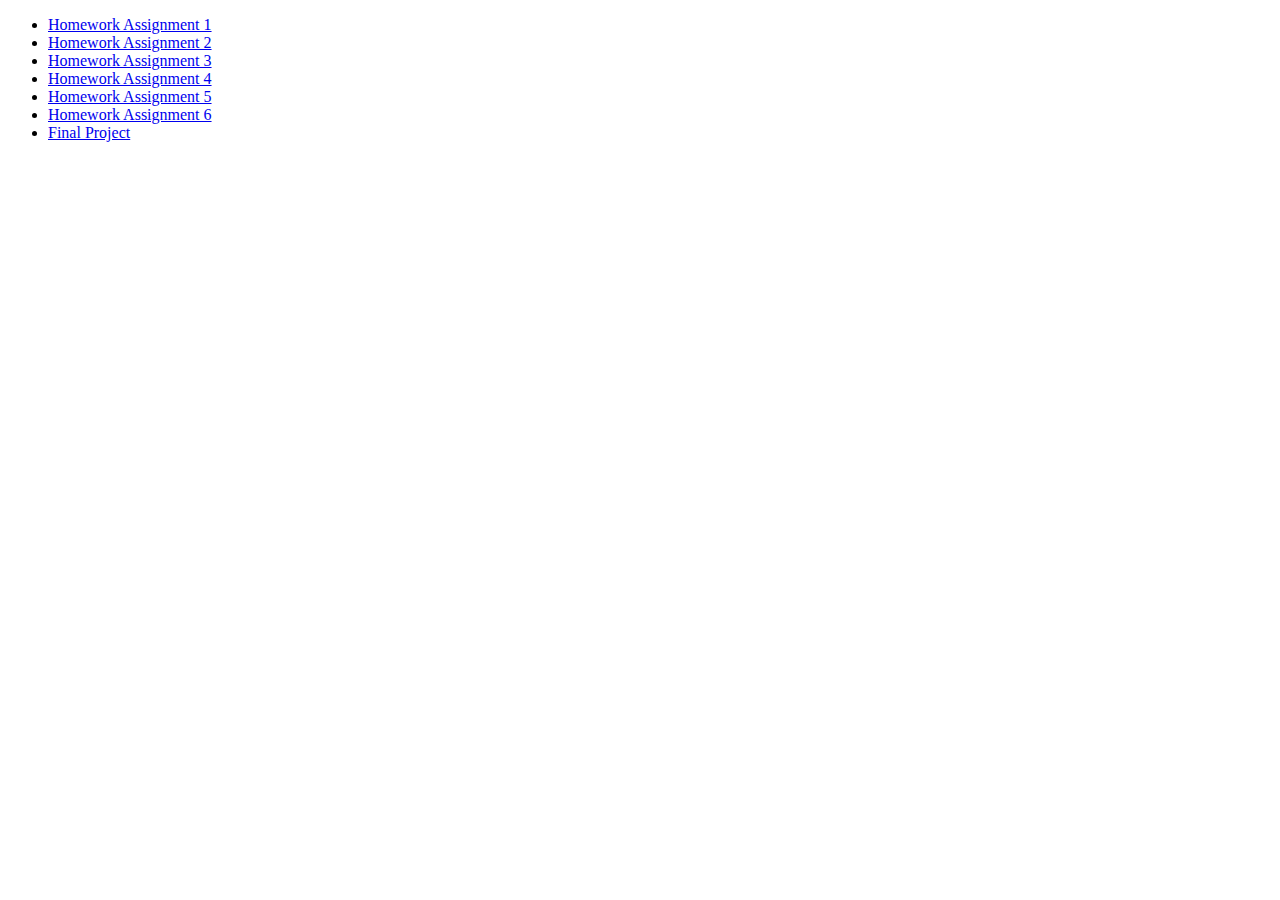
<file: index.html>
<!DOCTYPE html>
<html lang="en">
  <meta charset="UTF-8">
  <title>Page Title</title>
  
  <body>

    <ul>
      <li><a href="solution-hw1">Homework Assignment 1</a></li>
      <li><a href="solution-hw2">Homework Assignment 2</a></li>
      <li><a href="solution-hw3">Homework Assignment 3</a></li>
      <li><a href="solution-hw4">Homework Assignment 4</a></li>
      <li><a href="solution-hw5">Homework Assignment 5</a></li>
      <li><a href="solution-hw6">Homework Assignment 6</a></li>
      <li><a href="final-project">Final Project</a></li>
    </ul>

  </body>
</html>
</file>
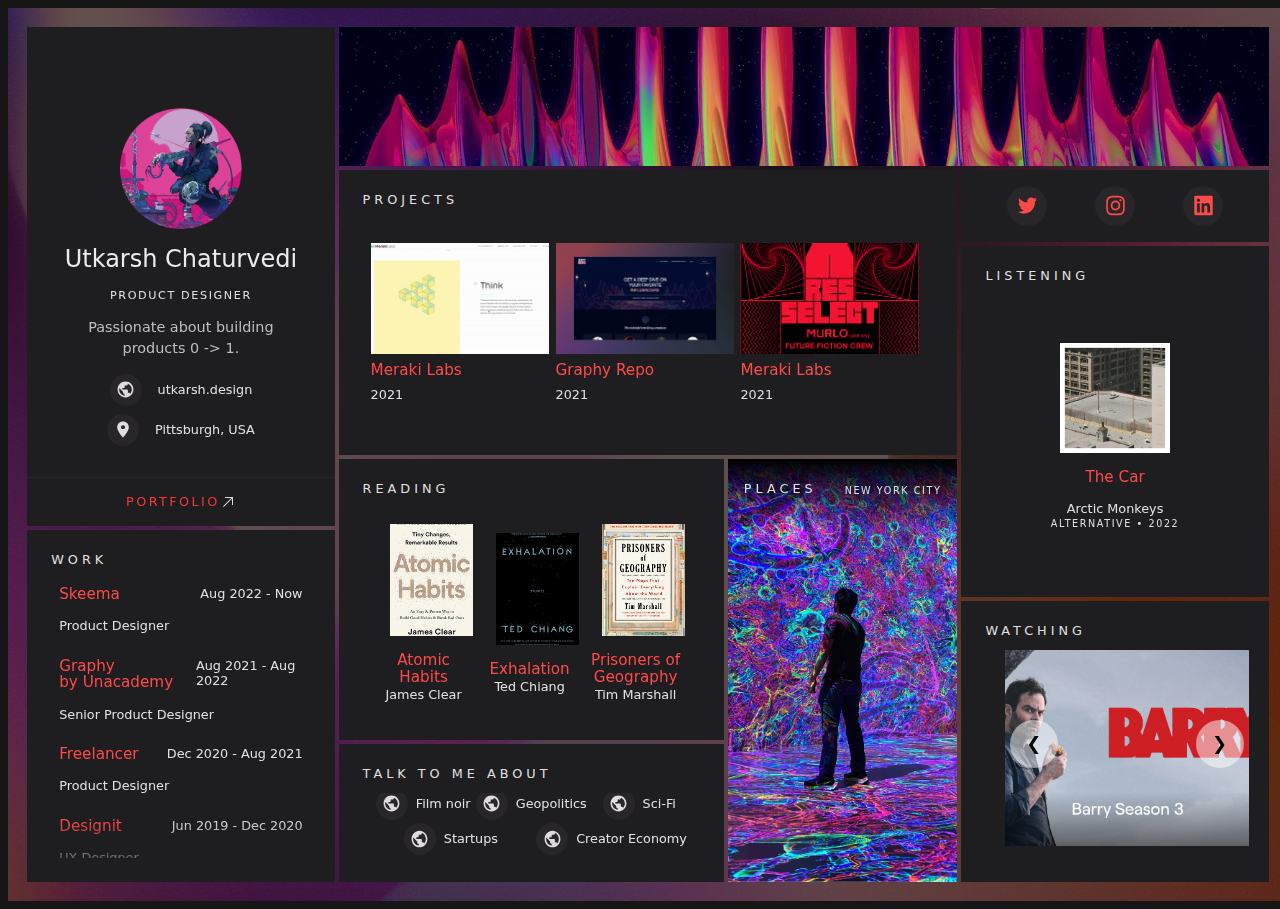
<file: final-project/index.html>
<!DOCTYPE html>

<head>
    <meta charset="utf-8">
    <title>Grid.me</title>
    <meta content="width=device-width, initial-scale=1" name="viewport">
    <link href="css/style.css" rel="stylesheet">
    <script src="js/script.js" defer></script>
</head>

<body>
    <div class="page-wrapper">
        <div class="grid-container">

            <!-- > Profile block -->
            <div id = "profile" class="block flex-justify-center">
                <div class="profile_img_wrapper"><img src="images/Img.png" alt=" profile picture" class="profile_img"></div>
                <div class="spacer-vertical _1-rem"></div>
                <h2>Utkarsh Chaturvedi</h2>
                <div class="spacer-vertical _1-rem"></div>
                <h6>product designer</h6>
                <div class="spacer-vertical _1-rem"></div>
                <p class="body-text center-align">Passionate about building products 0 -> 1.</p>
                <div class="spacer-vertical _1-rem"></div>
                <div class="profile-location">
                  <div class="row-item-small">
                    <div class="icon small"><img src="images/24px.svg" loading="lazy" alt="globe icon" class="image"></div>
                    <div class="spacer-horizontal _1rem"></div>
                    <div class="caption">utkarsh.design</div>
                  </div>
                  <div class="spacer-vertical _0-5-rem"></div>
                  <div class="row-item-small">
                    <div class="icon small"><img src="images/place_24px.svg" loading="lazy" alt="location icon" class="image"></div>
                    <div class="spacer-horizontal _1rem"></div>
                    <div class="caption">Pittsburgh, USA</div>
                  </div>
                </div>
                <a id="button-profile" href="https://www.utkarsh.design/" class="button" target="_blank">
                  <div class="button-label">Portfolio</div>
                  <img src="images/Arrow--up-right.svg" alt ="arrow icon" class="button-icon">
                  <div class="button-bg"></div>
                </a>
            </div>

            <!-- > Experience block -->
            <div id = "experience" class="block flex-justify-start">
                <div class="block-label">
                  <h5>work</h5>
                </div>
                <div class="spacer-vertical _1-rem"></div>
                <div class="card-gradient"></div>
                <div class="block-content">
                  <div class="work-item">
                    <div class="work-item-row1">
                      <div class="text-link">
                        <a href="https://www.skeema.com/" target="_blank" class="link">Skeema</a>
                      </div>
                      <div class="caption-mono">Aug 2022 - Now</div>
                    </div>
                    <div class="spacer-vertical _0-5-rem"></div>
                    <div class="caption">Product Designer</div>
                    <div class="spacer-vertical _1-5rem"></div>
                  </div>
                  <div class="work-item">
                    <div class="work-item-row1">
                      <div class="text-link">
                        <a href="http://graphy.com" target="_blank" class="link">Graphy by Unacademy</a>
                      </div>
                      <div class="caption-mono">Aug 2021 - Aug 2022</div>
                    </div>
                    <div class="spacer-vertical _0-5-rem"></div>
                    <div class="caption">Senior Product Designer</div>
                    <div class="spacer-vertical _1-5rem"></div>
                  </div>
                  <div class="work-item">
                    <div class="work-item-row1">
                      <div class="text-link">
                        <a href="http://utkarsh.design" target="_blank" class="link">Freelancer</a>
                      </div>
                      <div class="caption-mono">Dec 2020 - Aug 2021</div>
                    </div>
                    <div class="spacer-vertical _0-5-rem"></div>
                    <div class="caption">Product Designer</div>
                    <div class="spacer-vertical _1-5rem"></div>
                  </div>
                  <div class="work-item">
                    <div class="work-item-row1">
                      <div class="text-link">
                        <a href="https://www.designit.com/" target="_blank" class="link">Designit</a>
                      </div>
                      <div class="caption-mono">Jun 2019 - Dec 2020</div>
                    </div>
                    <div class="spacer-vertical _0-5-rem"></div>
                    <div class="caption">UX Designer</div>
                    <div class="spacer-vertical _1-5rem"></div>
                  </div>
                  <div class="work-item">
                    <div class="work-item-row1">
                      <div class="text-link">
                        <a href="http://quicksand.co.in/" target="_blank" class="link">Quicksand</a>
                      </div>
                      <div class="caption-mono">Mar 2018 - Mar 2019</div>
                    </div>
                    <div class="spacer-vertical _0-5-rem"></div>
                    <div class="caption">Designer</div>
                    <div class="spacer-vertical _1-5rem"></div>
                  </div>
                </div>
            </div>
            
            <!-- > Social links block -->
            <div id = "social" class="block low-padding">
                <div class="social-wrapper">
                  <a href="https://twitter.com/utkchat" class="social-link-block">
                    <div class="icon medium"><img src="images/twitter.svg" loading="lazy" alt="twitter icon" class="image">
                      <div class="red-icon-overlay"></div>
                    </div>
                  </a>
                  <a href="https://www.instagram.com/utkarshchaturvedi_/" class="social-link-block">
                    <div class="icon medium"><img src="images/.svg" loading="lazy" alt="instagram icon" class="image">
                      <div class="red-icon-overlay"></div>
                    </div>
                  </a>
                  <a href="https://www.linkedin.com/in/utkarsh-chat/" class="social-link-block">
                    <div class="icon medium"><img src="images/linkedin.svg" loading="lazy" alt="linkedin icon" class="image">
                      <div class="red-icon-overlay"></div>
                    </div>
                  </a>
                </div>
            </div>

            <!-- > Cover block -->
            <div id="coverpic" class="block cover">
            </div>

            <!-- > Projects block -->
            <div id = "projects" class="block">
                <div class="block-label">
                  <h5>projects</h5>
                </div>
                <div class="block-content flex-horizontal">
                  <div class="project-item">
                    <div class="project-img-wrapper"><img src="images/meraki.gif" loading="lazy" alt="" class="project-img">
                      <div class="project-img-block"></div>
                    </div>
                    <div class="spacer-vertical _0-5-rem"></div>
                    <div class="text-link">
                      <a href="https://www.utkarsh.design/project/meraki-labs" target="_blank" class="link">Meraki Labs</a>
                    </div>
                    <div class="caption-mono">2021</div>
                  </div>
                  <div class="project-item">
                    <div class="project-img-wrapper"><img src="images/Project1.png" loading="lazy" alt="" class="project-img">
                      <div class="project-img-block"></div>
                    </div>
                    <div class="spacer-vertical _0-5-rem"></div>
                    <div class="text-link">
                      <a href="http://graphy.com" target="_blank" class="link">Graphy Repo</a>
                    </div>
                    <div class="caption-mono">2021</div>
                  </div>
                  <div class="project-item">
                    <div class="project-img-wrapper"><img src="images/Eyemyth.png" loading="lazy" alt="" class="project-img">
                      <div class="project-img-block"></div>
                    </div>
                    <div class="spacer-vertical _0-5-rem"></div>
                    <div class="text-link">
                      <a href="https://www.utkarsh.design/project/eyemyth2019" target="_blank" class="link">Meraki Labs</a>
                    </div>
                    <div class="caption-mono">2021</div>
                  </div>
                </div>
            </div>

            <!-- > Topics block -->
            <div id="topics" class="block">
                <div class="block-label">
                  <h5>talk to me about</h5>
                </div>
                <div class="block-content">
                  <div class="topic-wrapper">
                    <div class="row-item-small">
                      <div class="icon small"><img src="images/24px.svg" loading="lazy" alt="" class="image"></div>
                      <div class="spacer-horizontal _0-5-rem"></div>
                      <div class="caption">Film noir</div>
                    </div>
                    <div class="row-item-small">
                      <div class="icon small"><img src="images/24px.svg" loading="lazy" alt="" class="image"></div>
                      <div class="spacer-horizontal _0-5-rem"></div>
                      <div class="caption">Geopolitics</div>
                    </div>
                    <div class="row-item-small">
                      <div class="icon small"><img src="images/24px.svg" loading="lazy" alt="" class="image"></div>
                      <div class="spacer-horizontal _0-5-rem"></div>
                      <div class="caption">Sci-Fi<br></div>
                    </div>
                  </div>
                  <div class="topic-wrapper">
                    <div class="row-item-small">
                      <div class="icon small"><img src="images/24px.svg" loading="lazy" alt="" class="image"></div>
                      <div class="spacer-horizontal _0-5-rem"></div>
                      <div class="caption">Startups</div>
                    </div>
                    <div class="row-item-small">
                      <div class="icon small"><img src="images/24px.svg" loading="lazy" alt="" class="image"></div>
                      <div class="spacer-horizontal _0-5-rem"></div>
                      <div class="caption">Creator Economy</div>
                    </div>
                  </div>
                </div>
            </div>

            <!-- > Reading block -->
            <div id = "reading" class="block">
                <div class="block-label">
                  <h5>READING</h5>
                </div>
                <div class="block-content flex-horizontal">
                  <div class="book-item">
                    <div class="books-img-wrapper">
                      <div class="books-img-block"><img src="images/image-8.png" loading="lazy" alt="" class="book-img"></div>
                    </div>
                    <div class="spacer-vertical _0-5-rem"></div>
                    <div class="text-link-center">
                      <a href="https://www.goodreads.com/book/show/40121378-atomic-habits" target="_blank" class="link">Atomic Habits</a>
                    </div>
                    <div class="caption">James Clear</div>
                  </div>
                  <div class="book-item">
                    <div class="books-img-wrapper">
                      <div class="books-img-block"><img src="images/image-9.png" loading="lazy" alt="" class="book-img"></div>
                    </div>
                    <div class="spacer-vertical _0-5-rem"></div>
                    <div class="text-link-center">
                      <a href="https://www.goodreads.com/book/show/41160292-exhalationm" target="_blank" class="link">Exhalation</a>
                    </div>
                    <div class="caption">Ted Chiang</div>
                  </div>
                  <div class="book-item">
                    <div class="books-img-wrapper">
                      <div class="books-img-block"><img src="images/image-10.png" loading="lazy" alt="" class="book-img"></div>
                    </div>
                    <div class="spacer-vertical _0-5-rem"></div>
                    <div class="text-link-center">
                      <a href="https://www.goodreads.com/book/show/25135194-prisoners-of-geography" target="_blank" class="link">Prisoners of Geography</a>
                    </div>
                    <div class="caption">Tim Marshall</div>
                  </div>
                </div>
            </div>

            <!-- > Places block -->
            <div id ="places" class="block places">
                <div class="block-label alpha">
                  <h5>PLACES</h5>
                  <div class="footnote">New York City</div>
                </div>
            </div>

            
            <!-- > Watching block -->
            <div id="watching" class="block">
              <div class="block-label">
                <h5>watching</h5>
              </div>             
              <div class="watching-wrapper">
                <!-- Slideshow container -->
                <div class="images-slideshow">
                  <div class="imageSlides fade">
                      <img class="img-film" src="images/film_barry.jpg" alt="Barry TV Series img">
                  </div>
                  <div class="imageSlides fade">
                      <img class="img-film" src="images/film_fantastic.jpg" alt="Fantastic Planets film img">
                  </div>
                  <div class="imageSlides fade">
                      <img class="img-film" src="images/film_mareofeasttown.jpg" alt="Mare of Easttown TV Series img">
                  </div>
                  <a class="slider-btn previous" onclick="setSlides(-1)">❮</a>
                  <a class="slider-btn next" onclick="setSlides(1)">❯</a>
                </div>
              </div>
            </div>

            <!-- > Listening block -->
            <div id = "listening" class="block">
                <div class="block-label">
                  <h5>listening</h5>
                </div>
                <div class="block-content flex-vertical">
                    <div class="listening-art">
                      <div class="listening-wrapper">
                        <div class="album_art"></div>
                      </div>
                    </div>
                    <div class="spacer-vertical _1-rem"></div>
                    <div class="text-link">
                      <a href="https://open.spotify.com/album/2GROf0WKoP5Er2M9RXVNNs" class="link">The Car</a>
                    </div>
                    <div class="spacer-vertical _0-5-rem"></div>
                    <div class="caption">Arctic Monkeys</div>
                    <div class="footnote">alternative • 2022</div>
                </div>
            </div>
            
        </div>
    </div>
</body>

</html>
</file>
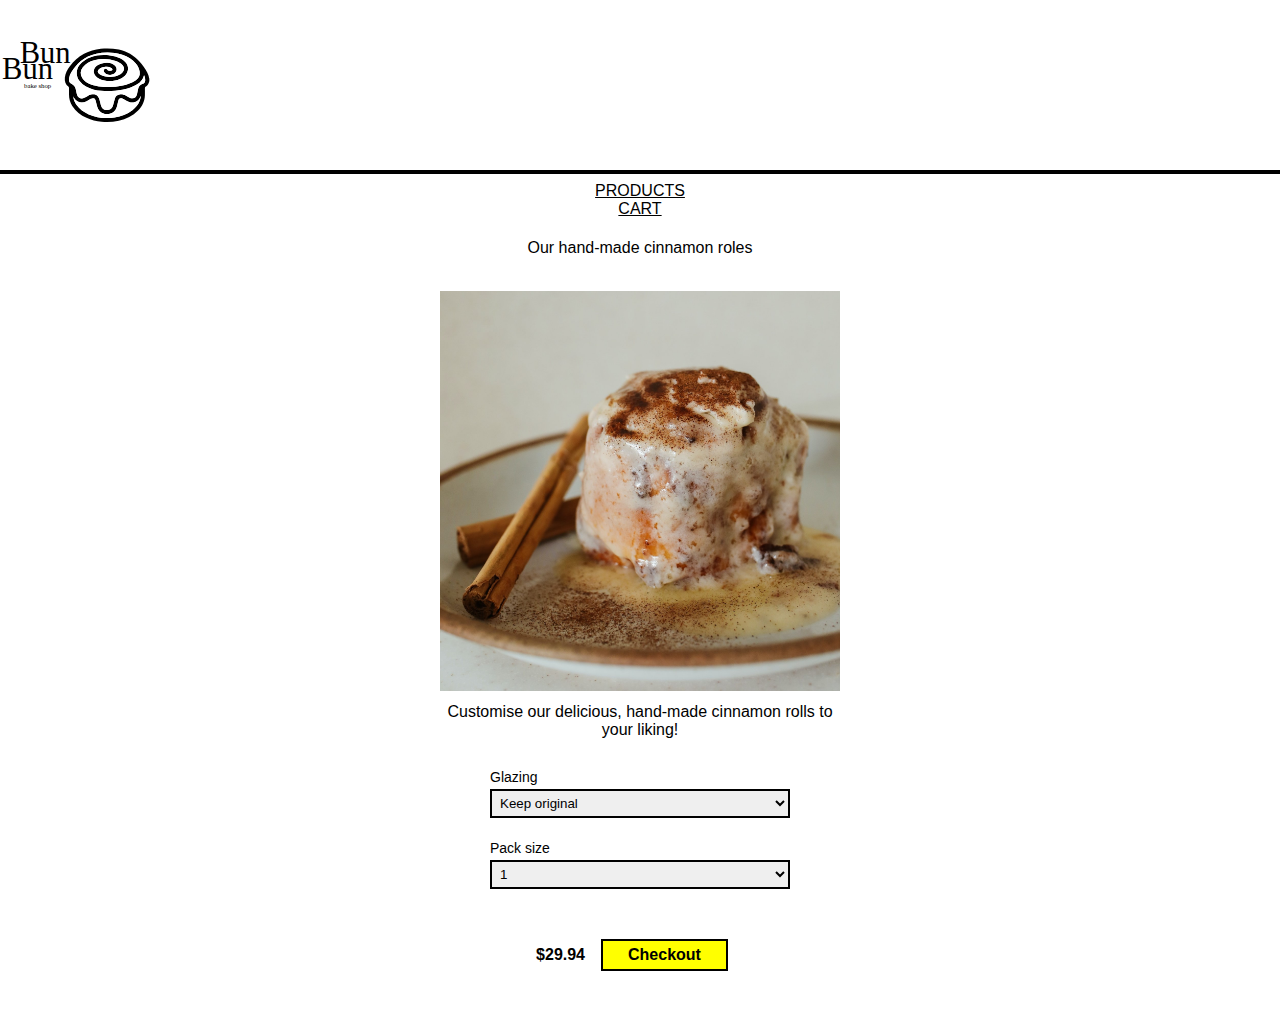
<file: solution-hw1/Productdetail.html>
<!DOCTYPE html>

<html>
    <head> <title>Product Detail</title>
        <link href="HW1.css" rel="stylesheet">
    </head>
  
    <body class="body">
        <div>  <!--BunBun Logo-->
            <img src="Assets/logo-01.svg" class="logo-nav" href="Index.html" alt="BunBun logo"/>
            <hr class="divider">
        </div>  
    
             
        <div class ="container"> 

            <div class="top-links">
                <a href="Index.html" class="h6-highlight">PRODUCTS</a><br>
                <a href="Cart.html" class="h6-highlight">CART</a>
            </div>
            
            <h4 class="h4"> Our hand-made cinnamon roles</h4>

            <div class="product-details-wrapper">
                <img src="Assets/original-cinnamon-roll.jpeg" alt="Original Cinnamon Roll" class="product-image-large"/>
                <p class="product-text">Customise our delicious, hand-made cinnamon rolls to your liking!</p>
                 
                
                <div class="dropdown-group"> 
                    <div class="dropdown"> <!--Dropdown 1 for Glazing-->
                        <p class="label">Glazing</p>
                        <select name="glazing" id="glazing" class="select">
                        <option value="original">Keep original</option>
                        <option value="sugar milk">Sugar milk</option>
                        <option value="vanilla milk">Vanilla milk</option>
                        <option value="double chocolate">Double chocolate</option>
                        </select>
                    </div> 
                    
                    <div class="dropdown"> <!--Dropdown 2 for Pack size-->
                        <p class="label">Pack size</p>
                        <select name="Pack Size" id="packsize" class="select">
                        <option value="1">1</option>
                        <option value="3">3</option>
                        <option value="6">6</option>
                        <option value="12">12</option>
                        </select>
                    </div>   

                </div>

            </div>

        </div>


        <div class="button-group-horizontal"> 
            <h4>$29.94</h4>
            <button class="button">Checkout</button>
        </div>


    
        
    </body>
</html>
</file>
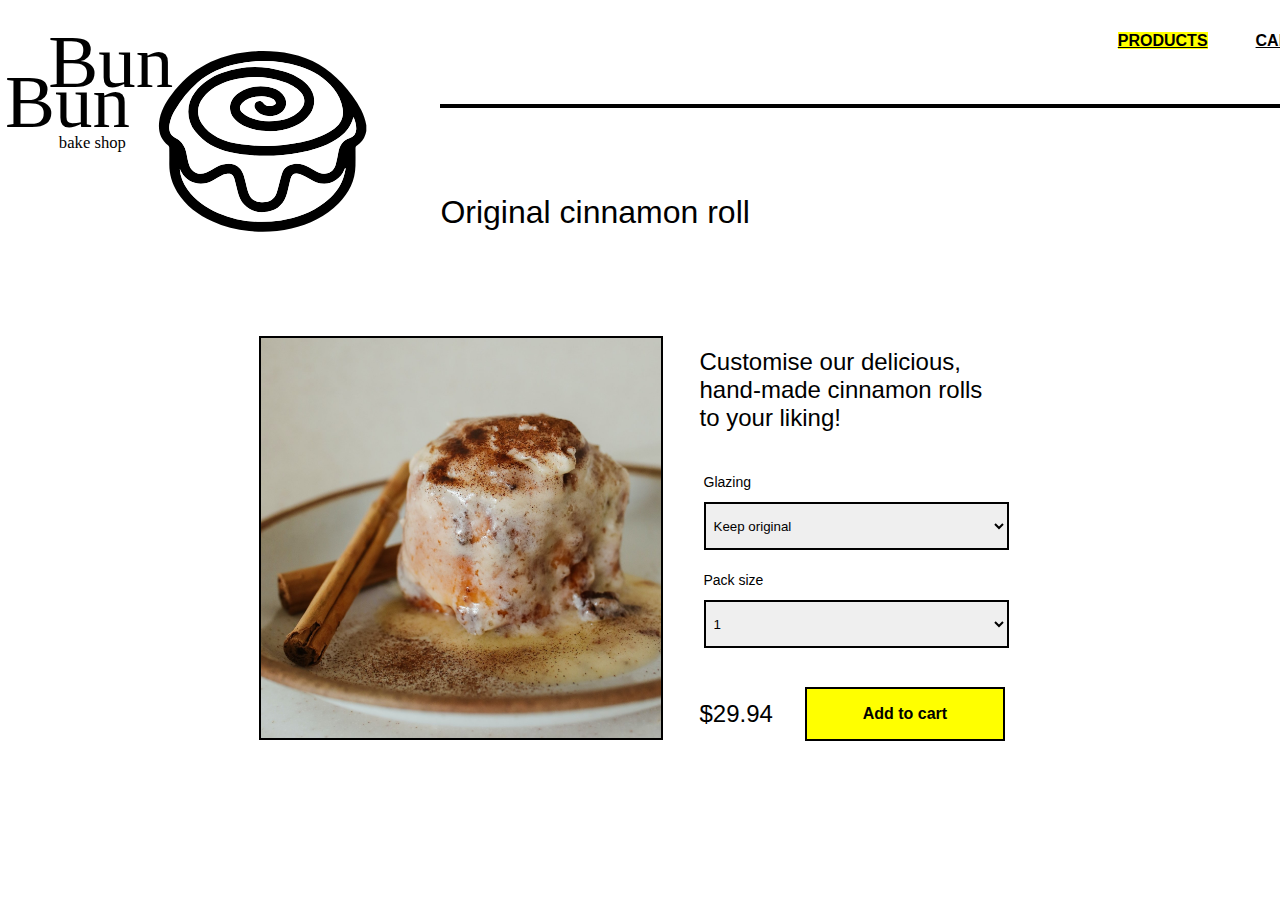
<file: solution-hw2/Productdetail.html>
<!DOCTYPE html>

<html>
    <head> <title>Product Detail</title>
        <link href="css/style.css" rel="stylesheet">
    </head>
  
    <body class="body">


        <div class="nav">
            <div class="nav-logo">  <!--BunBun Logo-->
                <a href="index.html">
                    <img src="Assets/logo-01.svg" class="logo-img"  alt="BunBun logo"/>
                </a>
            </div>

            <div class="nav-text">
            <div class="top-links">
                <a href="Index.html" class="h6-highlight"><mark>PRODUCTS</mark></a><br>
                <a href="Cart.html" class="h6-highlight">CART</a>
            </div>

            <div class="divider"></div>

            <div class="title-wrapper">
                <h1 class="h1"> Original cinnamon roll</h1>
            </div>
            </div>
            
        </div>
             
        <div class ="container"> 

            <div class="product-details-wrapper">
                <img src="Assets/original-cinnamon-roll.jpeg" alt="Original Cinnamon Roll" class="product-image-large"/>
                
                <div class = "product-input-wrapper">
                    <h3 class="h3">Customise our delicious, hand-made cinnamon rolls to your liking!</h3>

                    <div class="dropdown-group"> 
                        <div class="dropdown"> <!--Dropdown 1 for Glazing-->
                            <p class="label">Glazing</p>
                            <select name="glazing" id="glazing" class="select">
                            <option value="original">Keep original</option>
                            <option value="sugar milk">Sugar milk</option>
                            <option value="vanilla milk">Vanilla milk</option>
                            <option value="double chocolate">Double chocolate</option>
                            </select>
                        </div> 
                        
                        <div class="dropdown"> <!--Dropdown 2 for Pack size-->
                            <p class="label">Pack size</p>
                            <select name="Pack Size" id="packsize" class="select">
                            <option value="1">1</option>
                            <option value="3">3</option>
                            <option value="6">6</option>
                            <option value="12">12</option>
                            </select>
                        </div>   
                    </div>

                    <div class="button-group-horizontal"> 
                        <h3 class="h3">$29.94</h3>
                        <button class="button">Add to cart</button>
                    </div>

                </div>
                
            </div>

        </div>


    
        
    </body>
</html>
</file>
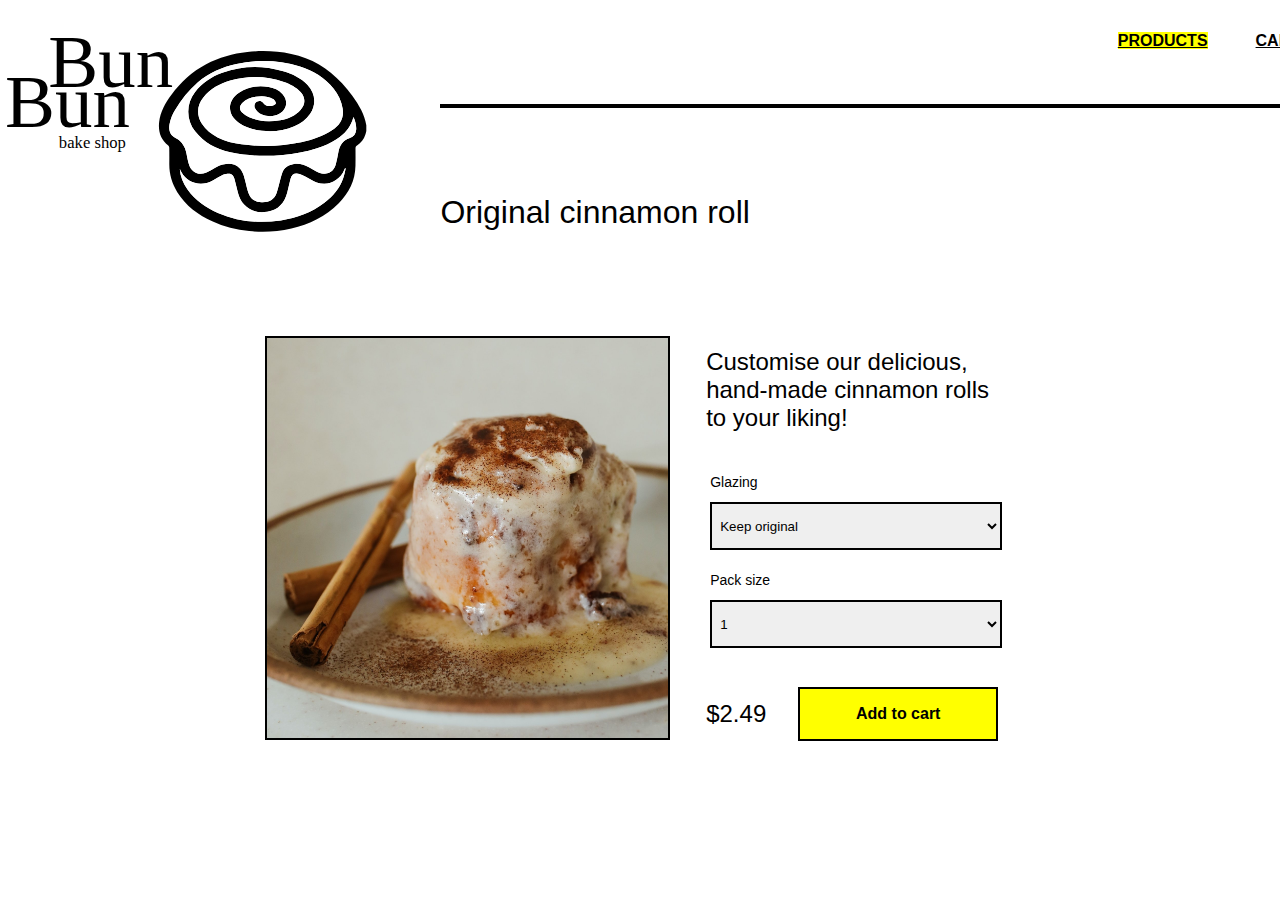
<file: solution-hw3/Productdetail.html>
<!DOCTYPE html>

<html>
    <head> <title>Product Detail</title>
        <link href="css/style.css" rel="stylesheet">
        <script src="script.js" defer></script>
    </head> 
  
    <body class="body">


        <div class="nav">
            <div class="nav-logo">  <!--BunBun Logo-->
                <a href="index.html">
                    <img src="Assets/logo-01.svg" class="logo-img"  alt="BunBun logo"/>
                </a>
            </div>

            <div class="nav-text">
            <div class="top-links">
                <a href="Index.html" class="h6-highlight"><mark>PRODUCTS</mark></a><br>
                <a href="Cart.html" class="h6-highlight">CART</a>
            </div>

            <div class="divider"></div>

            <div class="title-wrapper">
                <h1 class="h1"> Original cinnamon roll</h1>
            </div>
            </div>
            
        </div>
             
        <div class ="container"> 

            <div class="product-details-wrapper">
                <img src="Assets/original-cinnamon-roll.jpeg" alt="Original Cinnamon Roll" class="product-image-large"/>
                
                <div class = "product-input-wrapper">
                    <h3 class="h3">Customise our delicious, hand-made cinnamon rolls to your liking!</h3>

                    <div class="dropdown-group"> 
                        <div class="dropdown"> <!--Dropdown 1 for Glazing-->
                            <p class="label">Glazing</p>
                            <select name="glazing" id="glazing" class="select" onchange="priceUpdate()">
                            </select>
                        </div> 
                        
                        <div class="dropdown"> <!--Dropdown 2 for Pack size-->
                            <p class="label">Pack size</p>
                            <select name="Pack Size" id="packsize" class="select" onchange="priceUpdate()">
                            </select>
                        </div>   
                    </div>

                    <div class="button-group-horizontal"> 
                        <h3 class="h3" id="price">$2.49</h3>
                        <button class="button">Add to cart</button>
                    </div>

                </div>
                
            </div>

        </div>

        
    </body>
</html>
</file>
<file: final-project/css/style.css>
/* Style guide - headers, body, text, links */

body {
  font-family: system-ui, -apple-system, BlinkMacSystemFont, 'Segoe UI', Roboto, Oxygen, Ubuntu, Cantarell, 'Fira Sans', 'Droid Sans', 'Helvetica Neue', sans-serif;
  color: #e1e1e1;
  font-size: 1vw;
  line-height: 1.2vw;
  font-weight: 300;
  background-color: #161616;
  width: 100vw;
}

h1 {
  color: #ebebeb;
  font-size: 2.2rem;
  line-height: 1.1;
  font-weight: 400;
  margin-top: 0px;
  margin-bottom: 0px;
}

h2 {
  color: #ebebeb;
  font-size: 1.5rem;
  text-align: center;
  line-height: 1.2;
  font-weight: 400;
  margin-top: 0px;
  margin-bottom: 0px;
}

h3 {
  color: #ebebeb;
  font-size: 1.2rem;
  line-height: 1.2;
  font-weight: 400;
  margin-top: 0px;
  margin-bottom: 0px;
}

h4 {
  font-size: 1.1rem;
  line-height: 1.2;
  font-weight: 400;
  letter-spacing: 0.2rem;
  text-transform: uppercase;
  margin-top: 0px;
  margin-bottom: 0px;
}

h5 {
  font-size: 0.8rem;
  line-height: 100%;
  margin-top: 0px;
  margin-bottom: 0px;
  font-weight: 400;
  letter-spacing: 0.25rem;
  text-transform: uppercase;
}

h6 {
  font-size: 0.7rem;
  line-height: 100%;
  margin-top: 0px;
  margin-bottom: 0px;
  font-weight: 400;
  letter-spacing: 0.1rem;
  text-transform: uppercase;
}

p {
  color: #bebebe;
  font-size: 1rem;
  line-height: 1.4;
  font-weight: 300;
  margin-top: 0px;
  margin-bottom: 0px;
}

label {
  display: block;
  margin-bottom: 5px;
  font-weight: bold;
}

a {
  padding-bottom: 0.1rem;
  font-size: 0.95rem;
  line-height: 110%;
  text-decoration: none;
  display: flex;
  color: #ff4a4a;
  font-weight: 400;
  transition: 0.4s cubic-bezier(0.075, 0.82, 0.165, 1);
}

.text-link{
  padding-bottom: 6px;
}

a:hover{
  text-decoration: underline;
  transition: 0.5s;
}

.button {
  position: absolute;
  left: 0%;
  top: auto;
  right: 0%;
  bottom: 0%;
  display: flex;
  height: 3rem;
  padding-right: 1rem;
  padding-bottom: 0rem;
  padding-left: 1rem;
  justify-content: center;
  align-items: center;
  border-top: 1px solid #292629;
  font-size: 0.8rem;
  z-index: 2;
  font-size: 0.8rem;
  letter-spacing: 0.15rem;
  text-transform: uppercase;
  color: #fb3535;
}


.button-icon {
  position: relative;
  z-index: 2;
  width: 1rem;
  opacity:0.85;
}

.button:hover {
  background-color:#a13232;
  transition: 0.5s;
  font-size: 0.8rem;
  letter-spacing: 0.15rem;
  color: #f8f5f5 ;
}


.center-align {
  text-align: center;
}

.body-text.center-align {
  font-size: 0.9rem;
}

.caption {
  font-size: 0.8rem;
}

.wt_medium {
  color: #ebebeb;
  font-weight: 500;
}

.caption-mono {
  font-size: 0.8rem;
}

/* Spacer variants*/
.spacer-vertical {
  width: 100%;
}

.spacer-vertical._1-rem {
  height: 1rem;
}

.spacer-vertical._0-5-rem {
  height: 0.5rem;
}

.spacer-vertical._2-rem {
  height: 2rem;
}

.spacer-vertical._1-5rem {
  height: 1.5rem;
}

.spacer-horizontal {
  height: 100%;
}

.spacer-horizontal._1rem {
  width: 1rem;
}

.spacer-horizontal._0-5-rem {
  width: 0.5rem;
}

/* Page containers */

.page-wrapper {
  width: 100%;
  background-color: #161616;
}

/* Grid on desktop viewport*/
.grid-container {
  display: grid;
  grid-template-columns: repeat(16, 1fr);
  grid-template-rows: repeat(12, 1fr);
  grid-gap: 0.25rem;
  grid-template-areas: 
    "profile profile profile profile coverpic coverpic coverpic coverpic coverpic coverpic coverpic coverpic coverpic coverpic coverpic coverpic"
    "profile profile profile profile coverpic coverpic coverpic coverpic coverpic coverpic coverpic coverpic coverpic coverpic coverpic coverpic"
    "profile profile profile profile projects projects projects projects projects projects projects projects social social social social"
    "profile profile profile profile projects projects projects projects projects projects projects projects listening listening listening listening"
    "profile profile profile profile projects projects projects projects projects projects projects projects listening listening listening listening"
    "profile profile profile profile projects projects projects projects projects projects projects projects listening listening listening listening"
    "profile profile profile profile reading reading reading reading reading places places places listening listening listening listening"
    "experience experience experience experience reading reading reading reading reading places places places listening listening listening listening"
    "experience experience experience experience reading reading reading reading reading places places places watching watching watching watching"
    "experience experience experience experience reading reading reading reading reading places places places watching watching watching watching"
    "experience experience experience experience topics topics topics topics topics places places places watching watching watching watching"
    "experience experience experience experience topics topics topics topics topics places places places watching watching watching watching";
  width: 97%;
  height: 97%;
  padding: 1.5%;
  background-size: auto, auto;
  background-position: 0px 0px, 0px 0px;
  background-image: linear-gradient(45deg, rgba(0, 0, 0, 0.15), rgba(0, 0, 0, 0.15)), url('../images/BG-LiquidGradient.png');
  background-position: 0px 0px, 0px 0px;
  background-size: auto, auto;
  margin-left: auto;
  margin-right: auto;
  height: 95vh;
}



/* Block styled variants*/

.block {
  position: relative;
  display: flex;
  padding: 1.5rem 2rem;
  flex-direction: column;
  background-color: #1e1d1f;
  /* margin:0.25rem; */
}

.block.flex-justify-center {
  display: flex;
  align-items: center;
  justify-content: center;
  align-content: center;
}

.block.flex-justify-start {
  overflow: hidden;
}

.block.cover {
  background-image: url('../images/Cover-photo.png');
  background-position: 50% 50%;
  background-size: cover;
}

.block.low-padding {
  padding-top: 1rem;
  padding-bottom: 1rem;
  justify-content: center;
}

.profile_img_wrapper {
  display: flex;
  width: 50%;
  padding-right: 2.6rem;
  padding-left: 2.6rem;
  justify-content: center;
  align-items: flex-end;
}

.profile_img {
  width: 100%;
}

.row-item-small {
  display: flex;
  width: 100%;
  align-items: center;
  justify-content: center;
}

.icon {
  width: 2rem;
  height: 2rem;
  border-radius: 100%;
}

.icon.small {
  display: flex;
  justify-content: center;
  align-items: center;
  background-color: #292629; 
}

.icon.medium {
  position: relative;
  display: flex;
  width: 2.5rem;
  height: 2.5rem;
  justify-content: center;
  align-items: center;
  background-color: #292629;
}




.subdued {
  color: #999898;
}

.flex-justify-start {
  display: flex;
}

.work-item {
  position: relative;
}



.work-item-row1 {
  display: flex;
  justify-content: space-between;
}

.block-label {
  position: absolute;
  left: 0%;
  top: 0%;
  right: 0%;
  bottom: auto;
  z-index: 2;
  padding: 1.5rem 1.5rem 0.75rem;
  background-color: #1e1d1f;
}

.card-gradient {
  position: absolute;
  left: 0%;
  top: auto;
  right: 0%;
  bottom: 0%;
  z-index: 1;
  height: 4rem;
  background-image: linear-gradient(180deg, rgba(30, 29, 31, 0.01), #1e1d1f);
}

.block-content {
  position: static;
  overflow: scroll;
  width: 100%;
  margin-top: 1.25rem;
}

.block-content.flex-horizontal {
  height: 100%;
  align-items: center;
}

.block-content.flex-horizontal.no-margin {
  margin-top: 0rem;
}

.block-content.flex-vertical {
  display: flex;
  height: 100%;
  margin-top: 0rem;
  padding-top: 2rem;
  flex-direction: column;
  justify-content: center;
  align-items: center;
}

.flex-horizontal {
  display: flex;
}

.project-item {
  display: flex;
  width: 33%;
  margin-right: 0.5em;
  flex-direction: column;
  align-items: flex-start;
}

.project-img {
  position: absolute;
  object-fit: cover;
  height: 100%;
  left: 0%;
  top: 0%;
  right: 0%;
  bottom: 0%;
  width: 100%;
}

.project-img-wrapper {
  position: relative;
  overflow: hidden;
  width: 100%;
  padding-top: 62.5%;
  object-fit: cover;
}

.project-img-block {
  position: absolute;
  object-fit: cover;
  width: 100%;
}

.books-img-block {
  position: absolute;
  display: flex;
  align-items: center;
  left: 0%;
  top: 0%;
  right: 0%;
  bottom: 0%;
  width: 100%;
  padding: 0.5rem 0.5rem;
  justify-content: center;
}

.books-img-wrapper {
  position: relative;
  overflow: hidden;
  width: 100%;
  display: flex;
  align-items: center;
  height: 8rem;
}

.book-img {
  height: 100%;
  object-fit: cover;
}

.book-item {
  display: flex;
  width: 33%;
  align-items: center;
  flex-direction: column;
}

.image {
  width: 1.2rem;
}

.social-wrapper {
  display: flex;
  align-items: center;
  justify-content: center;
  grid-column-gap: 3rem;
}

.social-link-block {
  padding-bottom: 0rem;
  border-bottom-style: none;
  transition: transform 0.5s cubic-bezier(0.175, 0.885, 0.32, 1.275);;
}

.social-link-block:hover{
  transform: scale(1.1);
}



.red-icon-overlay {
  position: absolute;
  left: 0%;
  top: 0%;
  right: 0%;
  bottom: 0%;
  border-radius: 100%;
  background-color: #ff4a4a;
  mix-blend-mode: darken;
  transition: transform 0.5s cubic-bezier(0.175, 0.885, 0.32, 1.275);
}

.red-icon-overlay:hover{
  background-color: #fb3535;
  box-shadow: 0 0 10px 5px rgba(201, 22, 22, 0.324);
}

.listening-art {
  display: flex;
  width: 45%;
  flex-direction: column;
  align-items: flex-start;
}

.album_art {
  position: absolute;
  left: 0%;
  top: 0%;
  right: 0%;
  bottom: 0%;
  width: 100%;
  height: 100%;
  background-image: url('../images/Arctic-Monkeys-The-Car.webp');
  background-position: 50% 50%;
  background-size: cover;
}

.listening-wrapper {
  position: relative;
  overflow: hidden;
  width: 100%;
  padding-top: 100%;
}

.footnote {
  font-size: 0.6rem;
  letter-spacing: 0.1rem;
  text-transform: uppercase;
}

.block.places{
  background-image: url('../images/NYC.jpg');
  background-position: 50% 50%;
  background-size: cover;
}

.text-link-center{
  text-align: center;
  display: flex;
  align-items: center;
  justify-items: center;
}

.block-label.alpha {
  display: flex;
  padding-right: 1rem;
  padding-bottom: 2rem;
  padding-left: 1rem;
  justify-content: space-between;
  background-color: rgba(30, 29, 31, 0);
  background-image: linear-gradient(180deg, #000, transparent);
}

.topic-wrapper {
  display: flex;
  margin-bottom: 0.2rem;
  justify-content: center;
  align-items: center;
}

.block.cover {
  background-image: url('../images/Cover-photo.png');
  background-position: 50% 50%;
  background-size: cover;
  object-fit: cover;
}

/* Slider */

.watching-wrapper {
  /* display: flex; */
  width: 100%;
  height: 100%;
  margin-top: 1rem;
  padding-bottom: 0.75rem;
  padding-left: 0.75rem;
  align-items: flex-end;
  /* background-image: linear-gradient(180deg, rgba(22, 22, 22, 0) 67%, rgba(0, 0, 0, 0.75)), url('../images/MareofEasttown.jpg'); */
  background-position: 0px 0px, 0px 0px;
  background-size: auto, cover;
}

.imageSlides {
  display: none; 
  height: 100%;
}
 
.img-film {
  margin: auto;
  display: block;
  width: 100%;
  height: 100%;
  object-fit: cover;
}
 
/* Slideshow container and compoenents */
.images-slideshow {
  max-width:100%;
  height: 100%;
  position: relative;
  margin: auto;
  display: flex;
  align-items: center;
  justify-items: center;
}
 
.slider-btn{
  cursor: pointer;
  position: absolute;
  display: flex;
  align-items: center;
  justify-items: center;
  width: 1rem;
  height: 1rem;
  padding: 16px 16px;
  margin-top: auto; 
  color: rgb(0, 0, 0);
  font-weight: bold;
  font-size: 18px;
  transition: 0.6s ease;
  border-radius: 0 3px 3px 0;
  user-select: none;
  background-color: rgba(255, 255, 255, 0.5);
  border-radius: 50%;
}
 
.previous {
  display: flex;
  left: 2%;
  text-align: center;
}
.next {
  right: 2%;
  text-align: center;
}
 
.previous:hover,
.next:hover {
  color: rgb(255, 253, 253);
  background-color: rgba(0, 0, 0, 0.8);
}

/* Responsive css for smaller viewports */


#profile {
  grid-area: profile;
}

#experience {
  grid-area: experience;
}


#projects{
  grid-area: projects;
}

#social {
  grid-area: social;
}

#topics{
  grid-area:topics;
}

#reading{
  grid-area: reading;
}

#places{
  grid-area: places;
}

#watching{
  grid-area: watching;
}

#listening{
  grid-area: listening;
}

#coverpic{
  grid-area: coverpic;
}

/* tablet viewport responsive codde */
@media  screen and (max-width: 900px) {
  .page-wrapper{
    height: auto;
  }
  .grid-container{
    height: auto;
  }

  .grid-container{
    grid-template-columns: 1fr 1fr 1fr 1fr 1fr 1fr;
    grid-template-rows: repeat(11, 1fr);
    grid-template-areas: 
    "profile profile coverpic coverpic coverpic coverpic"
    "profile profile projects projects projects projects"
    "profile profile projects projects projects projects"
    "experience experience reading reading reading reading"
    "experience experience reading reading reading reading"
    "experience experience social social social social"
    "places places places listening listening listening" 
    "places places places listening listening listening"
    "places places places watching watching watching"
    "places places places watching watching watching"
    "places places places topics topics topics"
  }
}

/* mobile viewport responsive codde */
@media  screen and (max-width: 580px) {
  .page-wrapper{
    height: auto;
  }

  .grid-container{
    grid-template-columns: 100%;
    grid-template-rows: 0.5fr auto auto auto auto 1fr 1fr 1fr auto auto ;
    grid-template-areas: 
    "coverpic"
    "profile"
    "projects"
    "experience"
    "reading"
    "places" 
    "listening"
    "watching"
    "topics"
    "social"
  }

  .block.flex-justify-center
  {
    padding-bottom: 4rem;
  }

  .block-content.flex-horizontal {
    margin-top: 2rem;
    flex-direction: column;
  }

  .project-item {
    width: 80%;
    margin-bottom: 2rem;
  }

  .books-img-wrapper {
    height: 12rem;
    padding-bottom: 1rem;
  }

  .book-item {
    width: 60%;
    padding-bottom: 2rem;
  }

  .text-link{
    padding-bottom: 6px;
  }
  
}
</file>
<file: solution-hw1/HW1.css>
.logo-nav{
    width: 150px;
    height: 150px;
}

.body{
    font-family: sans-serif;
    margin-left: auto;
    margin-right: auto;
    margin-bottom: 32px;
    
}

.container{
    width: 400px;
    margin-left: auto;
    margin-right: auto;
    align-content: center;
}

.h1{
    size: 24px;
    margin-top: 32px;
    text-align: center;
}

.product-item{
    padding: 4px 4px 4px 4px;
    margin-bottom: 24px;
    margin-left: auto;
    margin-right: auto;
    width: 200px;
}

.product-item:hover {
    background-color: rgb(240, 247, 29);
}

.product-image{
    border: 2px solid rgb(1, 1, 1);
    width: 200px;
    height: 200px;
    
}

.product-text{
    size: 16px;
    margin-top: 12px;
    margin-bottom: 12px;
    text-align: center;
}

.h4{
    size: 24px;
    padding-bottom: 12px;
    font-weight: 400;
    text-align: center;
}

.label{
    font-size: 14px;
    align-self: left;
    margin-bottom: 4px;
}

.h6{
    size: 20px;
    font-size: 20px;
    margin-bottom: 20px;
    text-align: center;
}

.top-links{
    align-items: center;
    text-align: center;
}

.h6-highlight:{
    font-weight: bold;
    text-align: center;
    background-color: yellow;
    color: black;
}


.button{
    border: 2px solid black;
    text-align: center;
    text-decoration: none;
    display: inline-block;
    color: black;
    background-color: yellow;
    padding: 5px 25px; 
    cursor: pointer;
    margin-left: 16px;
    margin-right: 16px;
    font-weight: bold;
    font-size: 16px;

}

.button-group-vertical{
    display: flex;
    align-items: center;
    justify-content: center;
    flex-direction: column;
    space

}

.button-group-horizontal{
    display: flex;
    align-items: center;
    justify-content: center;
    flex-direction: row;
    margin: 8px;

}

.button-group{
    display: flex;
    align-items: center;
    justify-content: center;
    flex-direction: row;
}

.product-details-wrapper{
   
    display: flex;
    align-items: center;
    justify-content: center;
    flex-direction: column;
    
}

.product-image-large{
    width: 100%;
}

.dropdown-group{
    display: flex;
    align-items: center;
    justify-content: center;
    flex-direction: column;
    margin-bottom: 24px;
}

.dropdown{
    align-items: left;
    margin-left: auto;
    margin-right: auto;
    padding: 4px 4px 4px 4px;
    width: 300px;
}

.dropdown-layout{
    width: 400px;
    display: flex;
    justify-content: center;
    flex-direction: column;
    
}

.select{
    width: 100%;
    padding: 4px 4px 4px 4px;
    border: 2px solid black;
}

.cart-image{
    width: 200px;
    border: 2px solid black;
}

.divider{
    border: 2px solid black;
}

.delete{
    font-size: 12px;
    text-align: center;
}

.cart-item{
    padding-bottom: 24px;
    width: 200px;
    text-align: center;
}

.h5{
    font-size: 20px ;
    text-align: center;

}

.cart-list{
    display: flex;
    align-items: center;
    justify-content: center;
    flex-direction: column;
    
}

a{
    color: black;
}

a:visited{
    text-decoration: none;
    color: black;
}
</file>
<file: solution-hw2/css/style.css>
.logo-img{
    width: 100%;
    
}

.nav{
    display: flex;
    align-self: center;
    width: 100%;
    align-items: flex-start;
    height: 220px;
    padding-top: 24px;
    padding-bottom: 72px;
}

select{
    padding: 16px;
    padding-left: 16px;
    margin-top: 8px;
    height: 48px;
}

.nav-logo{
    /* width: 30%; */
    height: 220px;
    width: 30%;

    margin-right: 72px;
}

.nav-text{
    display: flex;
    width: 70%;
    height: 100%;
    justify-content: space-between;
    flex-direction: column;
}

.top-links{
    display: flex;
    justify-content: flex-end;
}

.title-wrapper{
    display: flex;
    justify-content: flex-start;
}


.body{
    font-family: sans-serif;
    margin-left: auto;
    margin-right: auto;
    margin-bottom: 32px;
    display: flex;
    flex-direction: column;
    width: 1300px;

    
}

.container{
    width: 80%;
    margin-left: auto;
    margin-right: auto;
    align-content: center;
}

.h1{
    size: 48px;
    margin-top: 32px;
    font-weight: 300;
    text-align: center;
}

.grid-gallery {
    display: flex;
    width: 100%;
    align-items: center;
    flex-direction: column;
}



.row-gallery{
    display: flex;
    align-items: center;
    flex-direction: row;
    justify-content: space-between;
    margin-bottom: 48px;
}
    

.product-item{
    padding: 4px 4px 4px 4px;
    margin-bottom: 24px;
    margin-left: auto;
    margin-right: auto;
    width: 400px;
}

.product-item:hover {
    background-color: rgb(240, 247, 29);
}

.product-image{
    border: 2px solid rgb(1, 1, 1);
    width: 100%;
    height: 100%;
    
}

.product-text{
    size: 20px;
    line-height: 28px;
    text-align: left;
    width: 100%;
}

.h4{
    size: 24px;
    padding-bottom: 12px;
    font-weight: 400;
    text-align: center;
}

.label{
    font-size: 14px;
    align-self: left;
    margin-bottom: 4px;
}

.h6{
    size: 20px;
    font-size: 20px;
    margin-bottom: 20px;
    text-align: center;
}

.h6-highlight{
    font-weight: bold;
    text-align: center;
    color: black;
    margin-left: 48px;
}


.button{
    border: 2px solid black;
    text-align: center;
    text-decoration: none;
    display: inline-block;
    color: black;
    background-color: yellow;
    padding: 16px 24px; 
    cursor: pointer;
    font-weight: bold;
    font-size: 16px;
    width: 200px;
    margin-left: 32px;

}

.button-group-vertical{
    display: flex;
    justify-content: space-between;
    width: 20%;
    flex-direction:column;
}

.button-group-horizontal{
    display: flex;
    align-items: center;
    justify-content: center;
    flex-direction: row;
}

.button-group{
    display: flex;
    align-items: center;
    justify-content: center;
    flex-direction: row;
}

.product-details-wrapper{
   
    display: flex;
    padding-left: 15%;
    padding-right: 15%;
    align-items: center;
    justify-content: center;
    flex-direction: row;
    
}

.product-image-large{
    width: 55%;
    border: 2px solid black;

}

.dropdown-group{
    display: flex;
    align-items: center;
    justify-content: center;
    flex-direction: column;
    margin-bottom: 24px;
}

.dropdown{
    align-items: left;
    margin-left: auto;
    margin-right: auto;
    padding: 4px 4px 4px 4px;
    width: 100%;
}

.dropdown-layout{
    width: 100%;
    display: flex;
    justify-content: center;
    flex-direction: column;
    
}

.select{
    width: 100%;
    padding: 4px 4px 4px 4px;
    border: 2px solid black;
}

.cart-image{
    width: 200px;
    border: 2px solid black;
}

.divider{
    background-color: black;
    height: 4px;
    width: 100%;
}

.delete{
    font-size: 12px;
    text-align: center;
}

.cart-item{
    padding-bottom: 24px;
    width: 100%;
    display: flex;
    flex-direction: row;
    justify-content: space-between;
    align-items: center;
}

.cart-col-1{
    width: 75%;
    display: flex;
    flex-direction: row;
    align-items: center;
}

.cart-img-wrapper{
    display: flex;
    flex-direction: column;
    margin-right: 32px;
}

.h5{
    font-size: 20px ;
    text-align: center;

}

.cart-list{
    display: flex;
    width: 67%;
    align-items: right;
    flex-direction: column;
    margin-left: auto;
    margin-right: 0;
    justify-content: flex-end;
    
}

a{
    color: black;
}

a:visited{
    text-decoration: none;
    color: black;
}

.product-input-wrapper{
    display: flex;
    height: 100%;
    justify-content: space-between;
    flex-direction: column;
    width: 45%;
    padding-left: 5%;
    grid-column-gap: 32px;
    padding-right: 5%;

}

.h3{
    font-size: 24px;
    font-weight: 300;
}


.cart-price{
    display: flex;
    justify-content: space-between;
    flex-direction: row;
    margin-left: 232px; 
    margin-bottom: 16px;
}


.button-right{
    border: 2px solid black;
    text-align: center;
    text-decoration: none;
    display: inline-block;
    color: black;
    background-color: yellow;
    padding: 16px 24px; 
    cursor: pointer;
    font-weight: bold;
    font-size: 16px;
    width: 200px;
    align-self: flex-end;

}
</file>
<file: solution-hw3/css/style.css>
.logo-img{
    width: 100%;
    
}

.nav{
    display: flex;
    align-self: center;
    width: 100%;
    align-items: flex-start;
    height: 220px;
    padding-top: 24px;
    padding-bottom: 72px;
}

select{
    padding: 16px;
    padding-left: 16px;
    margin-top: 8px;
    height: 48px;
}

.nav-logo{
    /* width: 30%; */
    height: 220px;
    width: 30%;

    margin-right: 72px;
}

.nav-text{
    display: flex;
    width: 70%;
    height: 100%;
    justify-content: space-between;
    flex-direction: column;
}

.top-links{
    display: flex;
    justify-content: flex-end;
}

.title-wrapper{
    display: flex;
    justify-content: flex-start;
}


.body{
    font-family: sans-serif;
    margin-left: auto;
    margin-right: auto;
    margin-bottom: 32px;
    display: flex;
    flex-direction: column;
    width: 1300px;

    
}

.container{
    width: 80%;
    margin-left: auto;
    margin-right: auto;
    align-content: center;
}

.h1{
    size: 48px;
    margin-top: 32px;
    font-weight: 300;
    text-align: center;
}

.grid-gallery {
    display: flex;
    width: 100%;
    align-items: center;
    flex-direction: column;
}



.row-gallery{
    display: flex;
    align-items: center;
    flex-direction: row;
    justify-content: space-between;
    margin-bottom: 48px;
}
    

.product-item{
    padding: 4px 4px 4px 4px;
    margin-bottom: 24px;
    margin-left: auto;
    margin-right: auto;
    width: 400px;
}

.product-item:hover {
    background-color: rgb(240, 247, 29);
}

.product-image{
    border: 2px solid rgb(1, 1, 1);
    width: 100%;
    height: 100%;
    
}

.product-text{
    size: 20px;
    line-height: 28px;
    text-align: left;
    width: 100%;
}

.h4{
    size: 24px;
    padding-bottom: 12px;
    font-weight: 400;
    text-align: center;
}

.label{
    font-size: 14px;
    align-self: left;
    margin-bottom: 4px;
}

.h6{
    size: 20px;
    font-size: 20px;
    margin-bottom: 20px;
    text-align: center;
}

.h6-highlight{
    font-weight: bold;
    text-align: center;
    color: black;
    margin-left: 48px;
}


.button{
    border: 2px solid black;
    text-align: center;
    text-decoration: none;
    display: inline-block;
    color: black;
    background-color: yellow;
    padding: 16px 24px; 
    cursor: pointer;
    font-weight: bold;
    font-size: 16px;
    width: 200px;
    margin-left: 32px;

}

.button-group-vertical{
    display: flex;
    justify-content: space-between;
    width: 20%;
    flex-direction:column;
}

.button-group-horizontal{
    display: flex;
    align-items: center;
    justify-content: center;
    flex-direction: row;
}

.button-group{
    display: flex;
    align-items: center;
    justify-content: center;
    flex-direction: row;
}

.product-details-wrapper{
   
    display: flex;
    padding-left: 15%;
    padding-right: 15%;
    align-items: center;
    justify-content: center;
    flex-direction: row;
    
}

.product-image-large{
    width: 55%;
    border: 2px solid black;

}

.dropdown-group{
    display: flex;
    align-items: center;
    justify-content: center;
    flex-direction: column;
    margin-bottom: 24px;
}

.dropdown{
    align-items: left;
    margin-left: auto;
    margin-right: auto;
    padding: 4px 4px 4px 4px;
    width: 100%;
}

.dropdown-layout{
    width: 100%;
    display: flex;
    justify-content: center;
    flex-direction: column;
    
}

.select{
    width: 100%;
    padding: 4px 4px 4px 4px;
    border: 2px solid black;
}

.cart-image{
    width: 200px;
    border: 2px solid black;
}

.divider{
    background-color: black;
    height: 4px;
    width: 100%;
}

.delete{
    font-size: 12px;
    text-align: center;
}

.cart-item{
    padding-bottom: 24px;
    width: 100%;
    display: flex;
    flex-direction: row;
    justify-content: space-between;
    align-items: center;
}

.cart-col-1{
    width: 75%;
    display: flex;
    flex-direction: row;
    align-items: center;
}

.cart-img-wrapper{
    display: flex;
    flex-direction: column;
    margin-right: 32px;
}

.h5{
    font-size: 20px ;
    text-align: center;

}

.cart-list{
    display: flex;
    width: 67%;
    align-items: right;
    flex-direction: column;
    margin-left: auto;
    margin-right: 0;
    justify-content: flex-end;
    
}

a{
    color: black;
}

a:visited{
    text-decoration: none;
    color: black;
}

.product-input-wrapper{
    display: flex;
    height: 100%;
    justify-content: space-between;
    flex-direction: column;
    width: 45%;
    padding-left: 5%;
    grid-column-gap: 32px;
    padding-right: 5%;

}

.h3{
    font-size: 24px;
    font-weight: 300;
}


.cart-price{
    display: flex;
    justify-content: space-between;
    flex-direction: row;
    margin-left: 232px; 
    margin-bottom: 16px;
}


.button-right{
    border: 2px solid black;
    text-align: center;
    text-decoration: none;
    display: inline-block;
    color: black;
    background-color: yellow;
    padding: 16px 24px; 
    cursor: pointer;
    font-weight: bold;
    font-size: 16px;
    width: 200px;
    align-self: flex-end;

}
</file>
